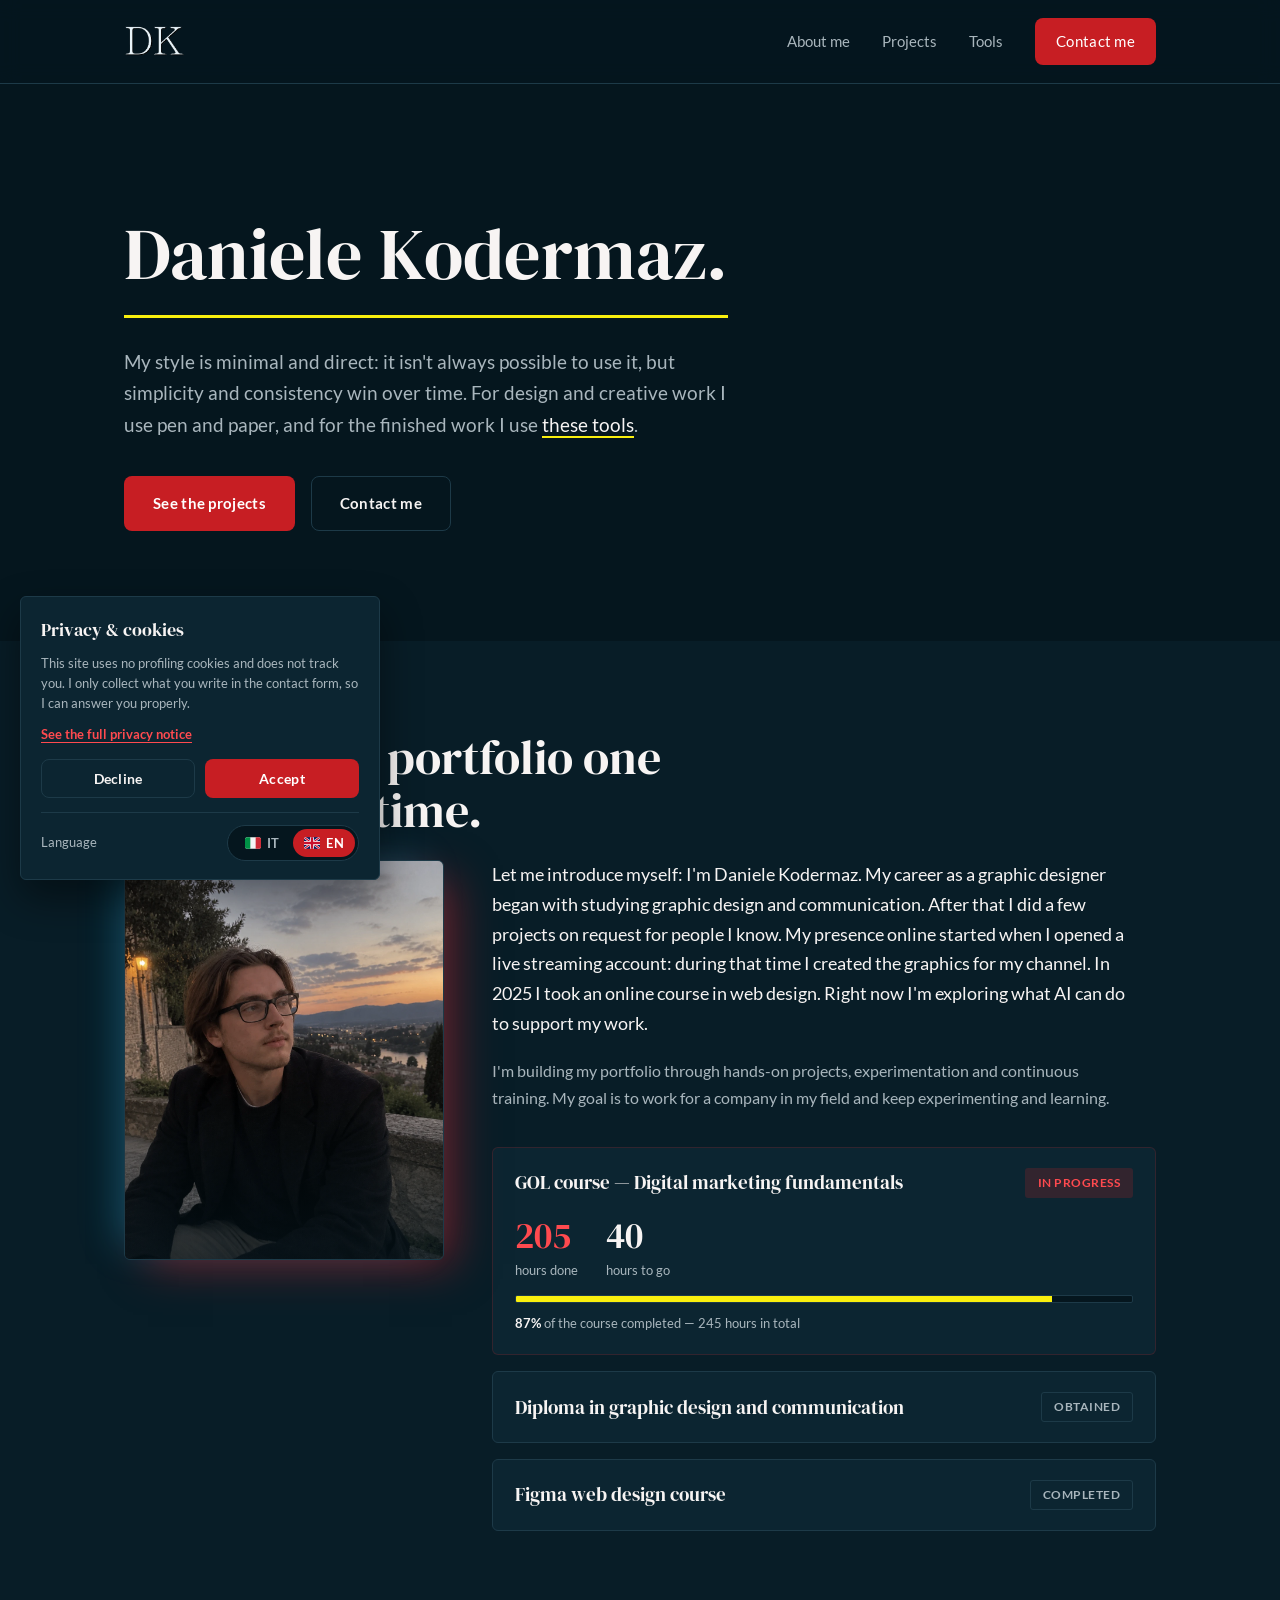
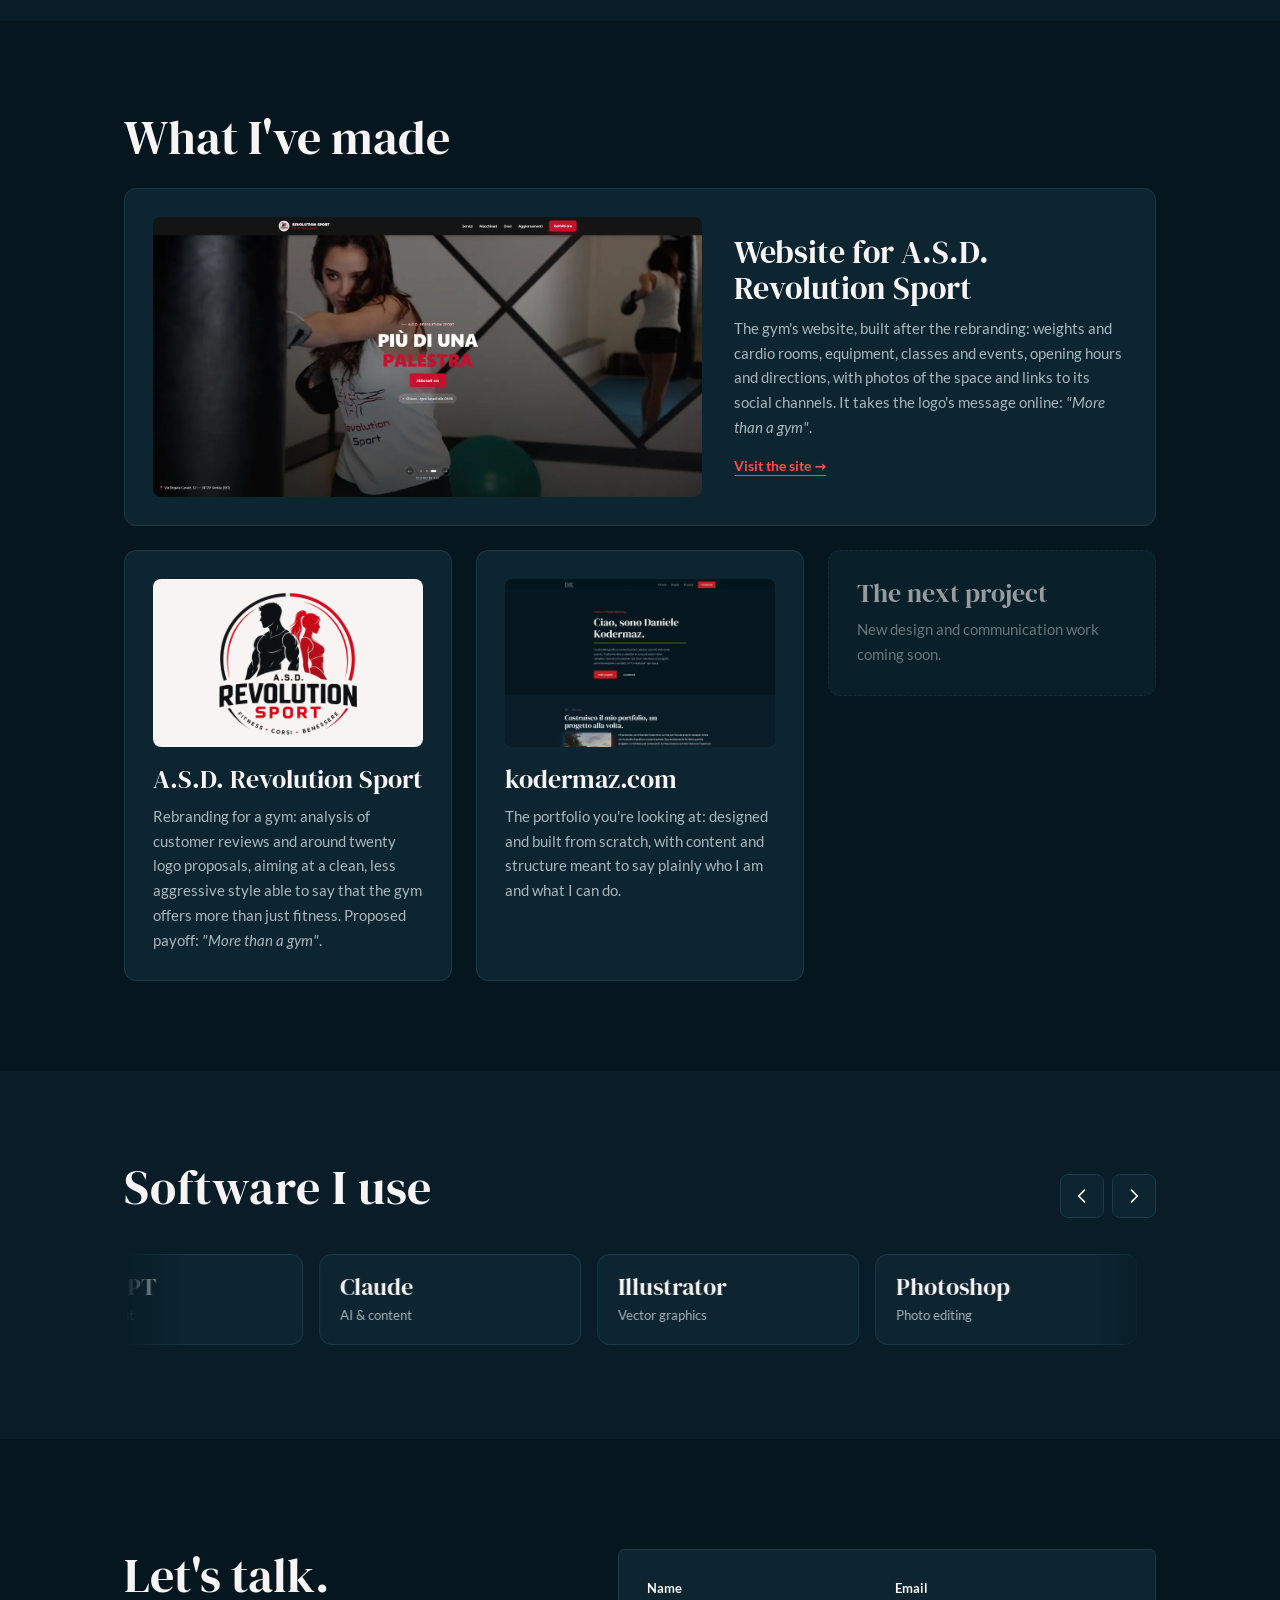
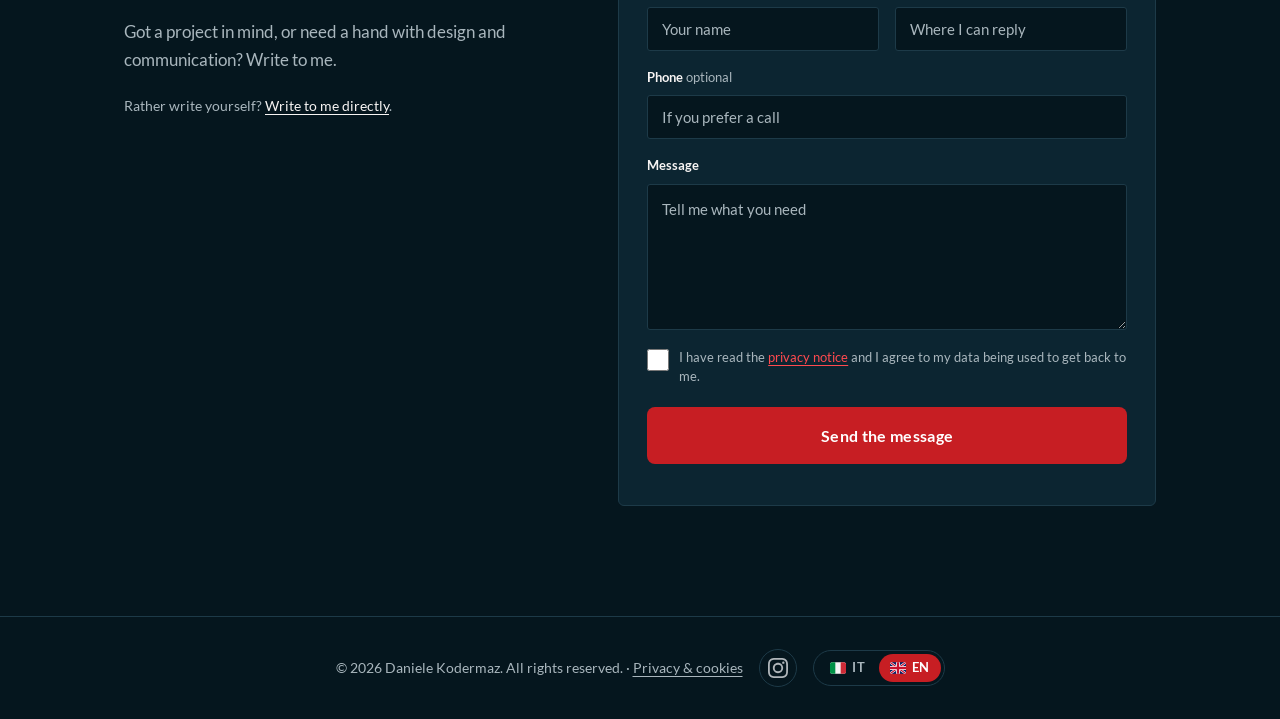
<file: index.html>
<!DOCTYPE html>
<html lang="it">
<head>
<meta charset="UTF-8">
<meta name="viewport" content="width=device-width, initial-scale=1.0">
<title>Daniele Kodermaz — Grafica &amp; Digital Marketing</title>
<!-- La descrizione e' la riga che Google mostra sotto il titolo. Vale la pena
     che contenga le parole che la gente cerca davvero: "grafico Gorizia",
     "web designer Friuli", non solo il nome. -->
<meta name="description" content="Daniele Kodermaz, grafico e web designer a Gorizia: logo, immagine coordinata e siti web su misura in Friuli-Venezia Giulia.">
<meta name="author" content="Daniele Kodermaz">
<meta name="robots" content="index, follow, max-image-preview:large">
<!-- L'indirizzo "ufficiale" della home: Google lo usa anche se qualcuno
     arriva da kodermaz.com senza www o da /index.html -->
<link rel="canonical" href="https://www.kodermaz.com/">
<meta name="theme-color" content="#05161e">

<!-- Anteprima quando il link viene condiviso (WhatsApp, LinkedIn, ecc.) -->
<!-- og:url e og:image devono essere indirizzi completi (https://...). -->
<meta property="og:type" content="website">
<meta property="og:url" content="https://www.kodermaz.com/">
<meta property="og:title" content="Daniele Kodermaz — Grafica &amp; Digital Marketing">
<meta property="og:description" content="Daniele Kodermaz, grafico e web designer a Gorizia: logo, immagine coordinata e siti web su misura in Friuli-Venezia Giulia.">
<meta property="og:image" content="https://www.kodermaz.com/img/daniele.webp">
<meta property="og:image:width" content="1087">
<meta property="og:image:height" content="1447">
<meta property="og:image:alt" content="Ritratto di Daniele Kodermaz">
<meta property="og:locale" content="it_IT">
<meta name="twitter:card" content="summary">
<meta name="twitter:title" content="Daniele Kodermaz — Grafica &amp; Digital Marketing">
<meta name="twitter:description" content="Daniele Kodermaz, grafico e web designer a Gorizia: logo, immagine coordinata e siti web su misura in Friuli-Venezia Giulia.">
<meta name="twitter:image" content="https://www.kodermaz.com/img/daniele.webp">

<!-- Icona del sito: quella della linguetta del browser e quella che Google mostra
     accanto al link nei risultati di ricerca. Google la vuole quadrata e con il
     lato multiplo di 48 px: per questo e' 192x192. favicon.ico sta nella radice
     perche' molti programmi la cercano solo li', senza leggere queste righe. -->
<link rel="icon" href="favicon.ico" sizes="48x48">
<link rel="icon" href="img/favicon.png" type="image/png" sizes="192x192">
<link rel="apple-touch-icon" href="img/apple-touch-icon.png">
<!-- I caratteri stanno nella cartella fonts/: nessuna richiesta a Google, il
     sito ha lo stesso aspetto per tutti. I due file piu' usati partono subito. -->
<link rel="preload" as="font" type="font/woff2" href="fonts/dm-serif-display-latin-400-normal.woff2" crossorigin>
<link rel="preload" as="font" type="font/woff2" href="fonts/lato-latin-400-normal.woff2" crossorigin>
<!-- VERSIONE CSS: quando cambi un file .css, cambia il numero dopo ?v= (es. la data)
     in tutte e tre le pagine. Cosi' i browser scaricano subito il file nuovo
     invece di tenere quello vecchio in memoria. -->
<link rel="stylesheet" href="css/caratteri-moodboard.css?v=20261114t">
<link rel="stylesheet" href="css/style.css?v=20261114t">
<!-- Font, colori e hero della mood board (Figma, lavoro-CFF): si legge dopo style.css -->
<link rel="stylesheet" href="css/moodboard.css?v=20261114t">
<!-- DATI STRUTTURATI: dicono a Google chi sei e come si chiama il sito, in un
     formato che legge al volo. Non si vedono in pagina. Se cambi citta', email o
     profili social, cambiali anche qui. Spiegazione: seo/dati-strutturati.md -->
<script type="application/ld+json">
{
  "@context": "https://schema.org",
  "@graph": [
    {
      "@type": "WebSite",
      "@id": "https://www.kodermaz.com/#sito",
      "url": "https://www.kodermaz.com/",
      "name": "Daniele Kodermaz",
      "inLanguage": "it-IT",
      "publisher": {
        "@id": "https://www.kodermaz.com/#daniele"
      }
    },
    {
      "@type": "Person",
      "@id": "https://www.kodermaz.com/#daniele",
      "name": "Daniele Kodermaz",
      "url": "https://www.kodermaz.com/",
      "image": "https://www.kodermaz.com/img/daniele.webp",
      "jobTitle": "Grafico e web designer",
      "email": "mailto:kodermazdaniele@gmail.com",
      "address": {
        "@type": "PostalAddress",
        "addressLocality": "Gorizia",
        "addressRegion": "Friuli-Venezia Giulia",
        "addressCountry": "IT"
      },
      "sameAs": [
        "https://www.instagram.com/ilkoddy"
      ],
      "knowsAbout": [
        "Grafica",
        "Immagine coordinata",
        "Rebranding",
        "Web design",
        "Digital marketing"
      ],
      "knowsLanguage": [
        "it",
        "en"
      ]
    }
  ]
}
</script>
</head>
<body>

<a href="#hero" class="skip-link">Vai al contenuto</a>

<header class="site-header">
  <div class="container header-inner">
    <a href="#hero" class="logo"><img src="img/logo-dk.png" alt="Daniele Kodermaz" width="395" height="194"></a>

    <button class="nav-toggle" id="navToggle" aria-expanded="false" aria-controls="mainNav" aria-label="Apri il menu">
      <span></span><span></span><span></span>
    </button>

    <nav class="nav" id="mainNav" aria-label="Navigazione principale">
      <a href="#chi-sono">Chi sono</a>
      <a href="#progetti">Progetti</a>
      <a href="#strumenti">Strumenti</a>
      <a href="#contatti" class="btn btn-small nav-cta">Contattami</a>
    </nav>
  </div>
</header>

<main>

  <!-- HERO: modifica qui titolo e frase di apertura -->
  <section id="hero" class="hero">
    <div class="container hero-inner">
      <h1>Daniele Kodermaz.</h1>
      <p class="hero-text">Il mio stile è minimal e diretto: non è sempre possibile utilizzarlo, ma la semplicità e la coerenza vincono nel tempo. Per progettazione e creatività uso carta e penna, per il lavoro completo uso <a href="#strumenti">questi strumenti</a>.</p>
      <div class="hero-actions">
        <a href="#progetti" class="btn btn-primary">Vedi i progetti</a>
        <a href="#contatti" class="btn btn-outline">Contattami</a>
      </div>
    </div>
  </section>

  <!-- CHI SONO: modifica qui la tua bio -->
  <section id="chi-sono" class="about">
    <div class="container">
      <h2 class="reveal">Costruisco il mio portfolio un progetto alla volta.</h2>

      <div class="about-layout">

        <!-- FOTO: per cambiarla sostituisci il file img/daniele.webp.
             Se il file manca, la colonna sparisce da sola e il testo occupa tutto. -->
        <figure class="about-photo reveal">
          <img src="img/daniele.webp" alt="Ritratto di Daniele Kodermaz" width="1087" height="1447" loading="lazy" decoding="async">
        </figure>

        <div class="about-copy">
          <p class="about-text about-text-lead reveal">
            Mi presento, sono Daniele Kodermaz. La mia carriera da graphic designer inizia con lo studio
            di grafica e comunicazione. Successivamente ho fatto qualche progetto su richiesta per
            conoscenti. La mia presenza sul web inizia con l'apertura di un account per fare live
            streaming: durante quel periodo ho creato grafiche per il mio canale. Nel 2025 ho
            partecipato a un corso online per la progettazione di siti web. Attualmente sto
            sperimentando il mondo relativo all'IA per facilitare il mio lavoro.
          </p>
          <p class="about-text reveal">
            Sto costruendo il mio portfolio attraverso progetti pratici, sperimentazione e formazione
            continua. Il mio obiettivo è lavorare in un'azienda nel mio ambito di interesse e
            continuare a sperimentare e imparare.
          </p>

          <!-- FORMAZIONE: le ore del corso GOL arrivano dal calendario, tramite
               js/corso-gol.js. I valori qui sotto sono solo la riserva se quel file manca. -->
          <ul class="edu-list">

            <li class="edu-card edu-card-wip reveal" data-ore-fatte="0" data-ore-totali="245">
              <div class="edu-head">
                <h3>Corso GOL — Tecniche base di digital marketing</h3>
                <span class="edu-badge edu-badge-wip">In corso</span>
              </div>

              <div class="edu-count">
                <span class="edu-metric">
                  <strong class="edu-done">0</strong>
                  <span>ore fatte</span>
                </span>
                <span class="edu-metric edu-metric-left">
                  <strong class="edu-left">245</strong>
                  <span>ore che mancano</span>
                </span>
              </div>

              <div class="edu-bar" role="progressbar" aria-valuemin="0" aria-valuemax="245" aria-valuenow="0" aria-label="Ore completate del corso GOL">
                <span class="edu-bar-fill"></span>
              </div>
              <p class="edu-note"><span class="edu-percent">0%</span><span class="edu-note-testo"> del percorso completato — 245 ore in tutto</span></p>
            </li>

            <li class="edu-card reveal">
              <div class="edu-head">
                <h3>Diploma in grafica e comunicazione</h3>
                <span class="edu-badge">Conseguito</span>
              </div>
            </li>

            <li class="edu-card reveal">
              <div class="edu-head">
                <h3>Corso Figma web design</h3>
                <span class="edu-badge">Completato</span>
              </div>
            </li>

          </ul>
        </div>
      </div>
    </div>
  </section>

  <!-- PROGETTI: aggiungi qui nuovi progetti copiando un .project-card -->
  <section id="progetti" class="projects">
    <div class="container">
      <h2 class="reveal">Cosa ho realizzato</h2>
      <div class="projects-grid">

        <!-- CARD IN EVIDENZA: occupa tutta la riga, immagine a sinistra e testo a destra -->
        <article class="project-card project-card-featured reveal">
          <div class="project-img">
            <img src="img/revolution-sito.webp" alt="Home del sito di A.S.D. Revolution Sport" width="1440" height="733" loading="lazy" decoding="async">
          </div>
          <div class="project-body">
          <h3>Sito web per A.S.D. Revolution Sport</h3>
          <p>Il sito della palestra, nato dopo il rebranding: sala pesi e cardio, macchinari,
          corsi ed eventi, orari e indicazioni per arrivare, con le foto degli spazi e i
          collegamenti ai social. Porta online lo stesso messaggio del logo:
          <em>"Più di una palestra"</em>.</p>

          <!-- Il sito è online su GitHub Pages: si apre in una scheda nuova, così
               chi lo guarda non perde il portfolio. Se cambi indirizzo, cambia qui. -->
          <a class="project-link" href="https://daniele-arch1.github.io/assd-revolution-0/"
             target="_blank" rel="noopener noreferrer">Visita il sito &rarr;</a>
          </div>
        </article>

        <article class="project-card reveal">
          <div class="project-img project-img-logo">
            <img src="img/revolution-logo.webp" alt="Logo di A.S.D. Revolution Sport" width="800" height="800" loading="lazy" decoding="async">
          </div>
          <h3>A.S.D. Revolution Sport</h3>
          <p>Rebranding di una palestra: analisi delle recensioni dei clienti e sviluppo di circa
          venti proposte di logo, con l'obiettivo di uno stile pulito e meno aggressivo capace di
          comunicare che la palestra offre più del semplice fitness. Payoff proposto:
          <em>"Più di una palestra"</em>.</p>
        </article>

        <article class="project-card reveal">
          <div class="project-img">
            <img src="img/kodermaz-sito.webp" alt="Home di kodermaz.com" width="1440" height="733" loading="lazy" decoding="async">
          </div>
          <h3>kodermaz.com</h3>
          <p>Il portfolio che stai guardando: progettato e costruito da zero, contenuti e struttura
          pensati per comunicare in modo diretto chi sono e cosa so fare.</p>
        </article>


        <article class="project-card project-card-placeholder reveal">
          <h3>Il prossimo progetto</h3>
          <p>Nuovi lavori di grafica e comunicazione in arrivo a breve.</p>
        </article>

      </div>
    </div>
  </section>

  <!-- STRUMENTI: aggiungi/rimuovi voci copiando un .tool-card -->
  <section id="strumenti" class="tools">
    <div class="container">
      <div class="tools-head">
        <h2 class="reveal tools-title">Programmi che utilizzo</h2>
        <!-- Freccette: spostano la fila di una card; la gestione sta in js/script.js -->
        <div class="tools-arrows reveal">
          <button type="button" class="tools-arrow" data-direzione="-1" aria-label="Scorri indietro">
            <svg viewBox="0 0 24 24" width="20" height="20" aria-hidden="true"><path d="M15 5l-7 7 7 7" fill="none" stroke="currentColor" stroke-width="2" stroke-linecap="round" stroke-linejoin="round"/></svg>
          </button>
          <button type="button" class="tools-arrow" data-direzione="1" aria-label="Scorri avanti">
            <svg viewBox="0 0 24 24" width="20" height="20" aria-hidden="true"><path d="M9 5l7 7-7 7" fill="none" stroke="currentColor" stroke-width="2" stroke-linecap="round" stroke-linejoin="round"/></svg>
          </button>
        </div>
      </div>
      <div class="tools-marquee reveal">
      <ul class="tools-grid tools-track">
        <li class="tool-card">
          <span class="tool-body">
            <span class="tool-name">ChatGPT</span>
            <span class="tool-role">AI &amp; contenuti</span>
          </span>
        </li>
        <li class="tool-card">
          <span class="tool-body">
            <span class="tool-name">Claude</span>
            <span class="tool-role">AI &amp; contenuti</span>
          </span>
        </li>
        <li class="tool-card">
          <span class="tool-body">
            <span class="tool-name">Illustrator</span>
            <span class="tool-role">Grafica vettoriale</span>
          </span>
        </li>
        <li class="tool-card">
          <span class="tool-body">
            <span class="tool-name">Photoshop</span>
            <span class="tool-role">Fotoritocco</span>
          </span>
        </li>
        <li class="tool-card">
          <span class="tool-body">
            <span class="tool-name">Premiere</span>
            <span class="tool-role">Montaggio video</span>
          </span>
        </li>
        <li class="tool-card">
          <span class="tool-body">
            <span class="tool-name">Figma</span>
            <span class="tool-role">UI &amp; web design</span>
          </span>
        </li>
        <li class="tool-card">
          <span class="tool-body">
            <span class="tool-name">Canva</span>
            <span class="tool-role">Contenuti social</span>
          </span>
        </li>
      </ul>
      </div>
    </div>
  </section>

  <!-- CONTATTI: modifica qui email e link social -->
  <section id="contatti" class="contact">
    <div class="container contact-inner">
      <h2 class="reveal">Parliamone.</h2>
      <p class="contact-text reveal">Hai un progetto in mente o cerchi una mano con grafica e comunicazione? Scrivimi.</p>

      <div class="contact-box reveal">

        <!-- MODULO: i messaggi passano da Formspree e arrivano nella casella email.
             action e method restano scritti nell'HTML: se il JavaScript è spento,
             il modulo funziona lo stesso con l'invio classico del browser. -->
        <form class="modulo" id="modulo" action="https://formspree.io/f/xgaepkro" method="POST">

          <div class="campo">
            <label for="campoNome">Nome</label>
            <input id="campoNome" name="nome" type="text" required autocomplete="name"
                   placeholder="Come ti chiami">
          </div>

          <div class="campo">
            <label for="campoEmail">Email</label>
            <input id="campoEmail" name="email" type="email" required autocomplete="email"
                   placeholder="Dove ti rispondo">
          </div>

          <div class="campo campo-largo">
            <label for="campoTelefono">Telefono <span class="campo-extra">facoltativo</span></label>
            <input id="campoTelefono" name="telefono" type="tel" autocomplete="tel"
                   placeholder="Se preferisci una chiamata">
          </div>

          <div class="campo campo-largo">
            <label for="campoMessaggio">Messaggio</label>
            <textarea id="campoMessaggio" name="messaggio" rows="5" required
                      placeholder="Raccontami cosa ti serve"></textarea>
          </div>

          <!-- Trappola per i robot: una persona non la vede e non la compila -->
          <input type="text" name="_gotcha" class="sr-only" tabindex="-1" autocomplete="off" aria-hidden="true">

          <div class="campo-largo campo-privacy">
            <input type="checkbox" id="campoPrivacy" name="privacy" required value="accettata">
            <label for="campoPrivacy">
              Ho letto l'<a href="privacy.html" target="_blank" rel="noopener">informativa privacy</a>
              e acconsento all'uso dei miei dati per essere ricontattato.
            </label>
          </div>

          <div class="modulo-piede campo-largo">
            <button type="submit" class="btn btn-primary btn-large" id="moduloInvia">
              Invia il messaggio
            </button>
            <p class="modulo-stato" id="moduloStato" role="status" aria-live="polite"></p>
          </div>

          <p class="modulo-nota campo-largo" id="moduloNota" hidden>
            Protetto da reCAPTCHA: valgono la
            <a href="https://policies.google.com/privacy" target="_blank" rel="noopener noreferrer">Privacy</a>
            e i <a href="https://policies.google.com/terms" target="_blank" rel="noopener noreferrer">Termini</a>
            di Google.
          </p>
        </form>

      </div>

      <!-- Apre Gmail in una scheda nuova, con il destinatario già compilato:
           chi clicca resta comunque sul sito. -->
      <p class="contact-alt reveal">Preferisci scrivere tu?
        <a href="https://mail.google.com/mail/?view=cm&amp;fs=1&amp;to=kodermazdaniele%40gmail.com&amp;su=Contatto%20dal%20sito"
           target="_blank" rel="noopener noreferrer">Scrivimi direttamente</a>.</p>
    </div>
  </section>

</main>

<footer class="site-footer">
  <div class="container footer-inner">
    <p>&copy; <span id="year"></span> Daniele Kodermaz. Tutti i diritti riservati.
      &middot; <a href="privacy.html">Privacy e cookie</a></p>

    <!-- Solo il logo: il nome del profilo sta nell'aria-label, per chi non vede l'icona -->
    <a class="social" href="https://www.instagram.com/ilkoddy" target="_blank"
       rel="me noopener noreferrer" aria-label="Instagram, @ilkoddy" title="@ilkoddy">
      <img src="img/loghi/instagram.svg" alt="" width="20" height="20">
    </a>

    <!-- Bandiera e sigla della lingua attiva: si clicca e si apre la tendina -->
    <div data-selettore-lingua></div>
  </div>
</footer>

<!-- BARRA PRIVACY: compare in basso a sinistra finché non si sceglie. -->
<div class="consenso" id="consenso" role="dialog" aria-modal="false"
     aria-labelledby="consensoTitolo" hidden>
  <p class="consenso-titolo" id="consensoTitolo">Privacy e cookie</p>
  <p class="consenso-testo">
    Questo sito non usa cookie di profilazione e non ti traccia. Raccolgo solo quello che
    scrivi nel modulo di contatto per poterti rispondere al meglio.
  </p>
  <p class="consenso-link"><a href="privacy.html">Vedi tutti i dettagli della privacy</a></p>
  <div class="consenso-azioni">
    <button type="button" class="btn btn-small btn-outline" id="consensoRifiuta">Rifiuta</button>
    <button type="button" class="btn btn-small btn-primary" id="consensoAccetta">Accetta</button>
  </div>
  <!-- Scelta della lingua prima ancora di entrare nel sito -->
  <div class="consenso-lingua">
    <span>Lingua</span>
    <div data-selettore-lingua></div>
  </div>
</div>

<script src="js/lingua.js?v=20261114t"></script>
<script src="js/consenso.js"></script>
<script src="js/corso-gol.js"></script>
<script src="js/modulo.js"></script>
<script src="js/script.js?v=20261114t"></script>
</body>
</html>
</file>
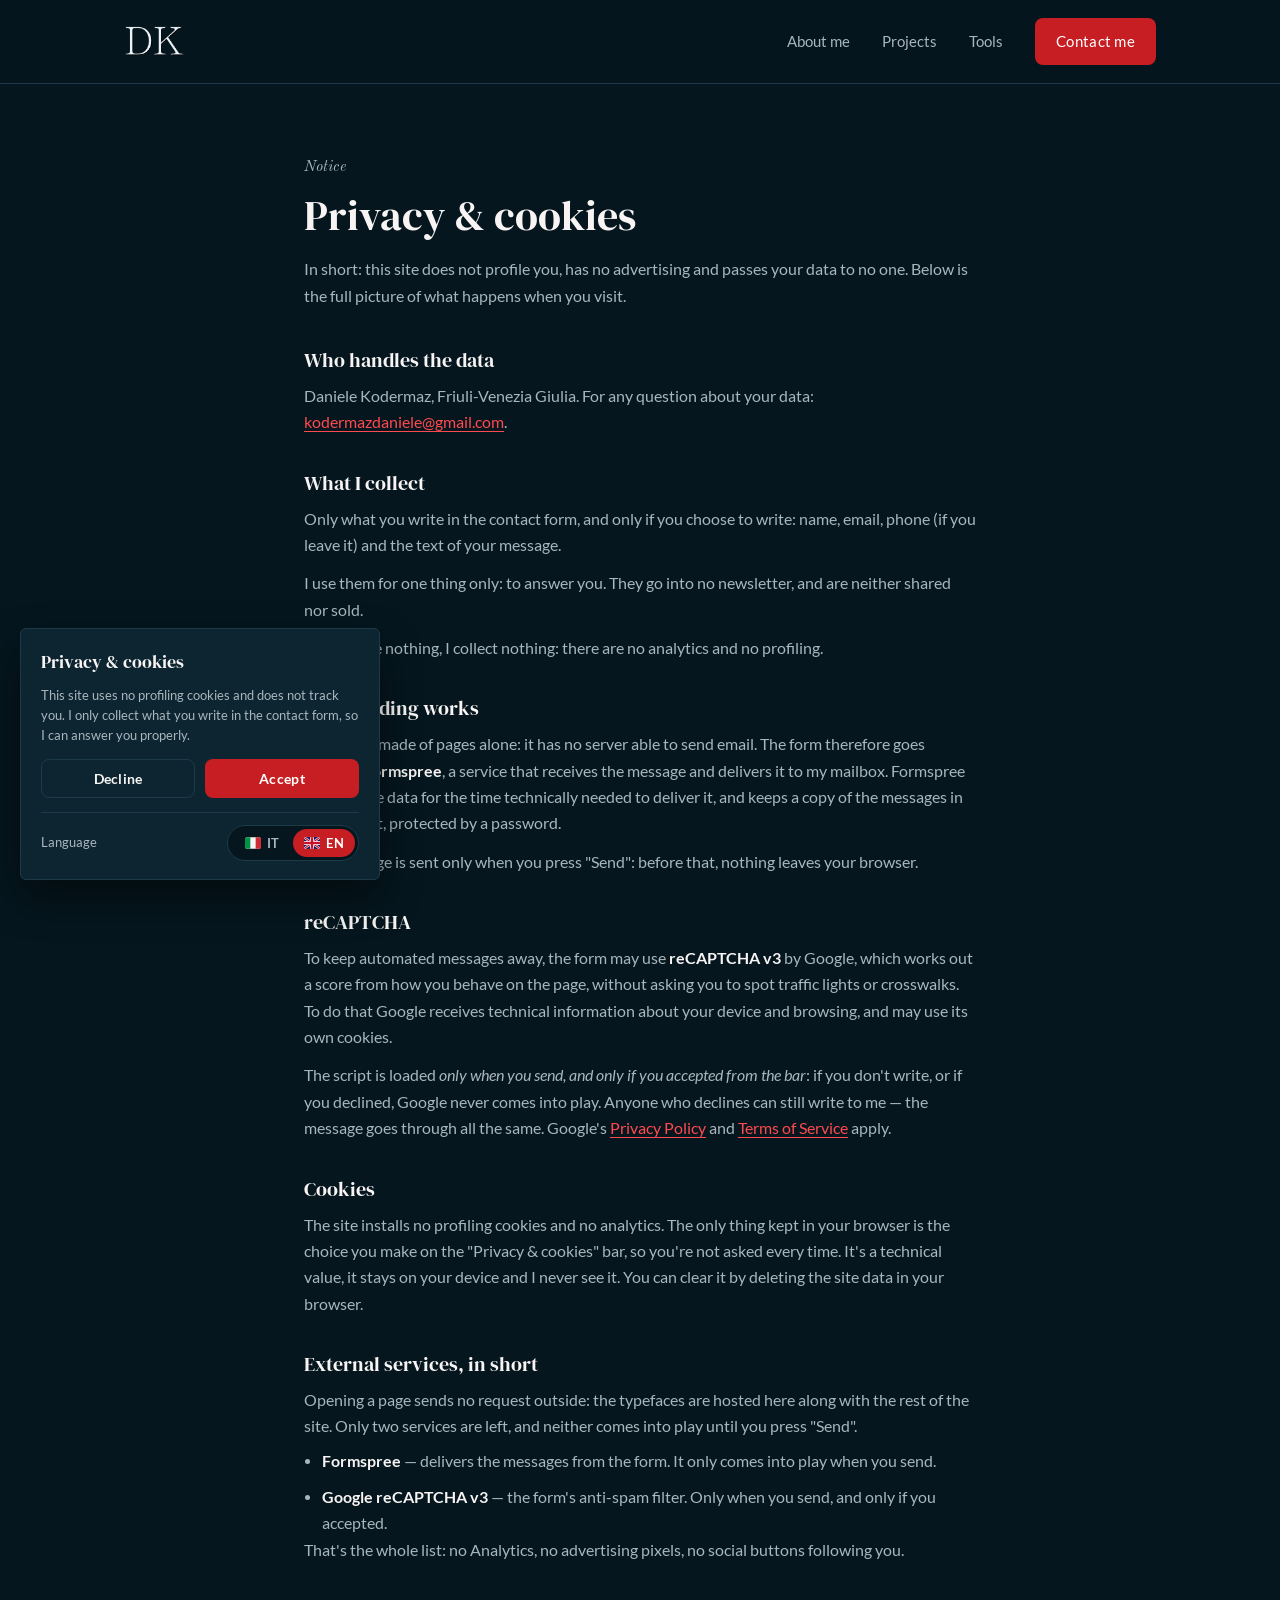
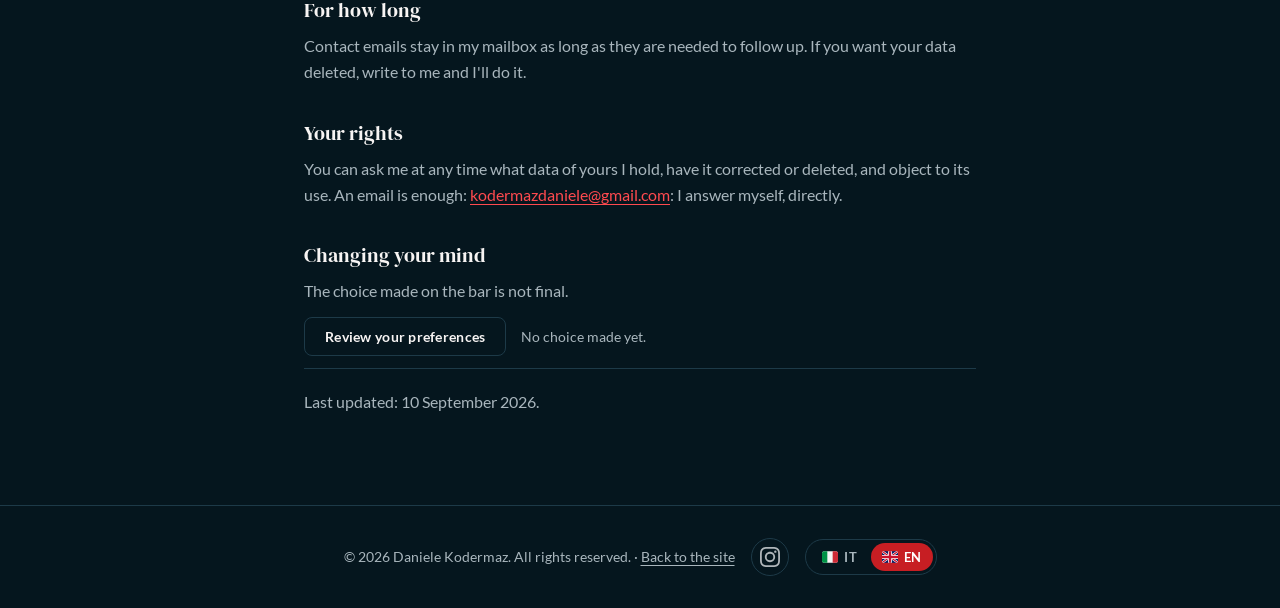
<file: privacy.html>
<!DOCTYPE html>
<html lang="it">
<head>
<meta charset="UTF-8">
<meta name="viewport" content="width=device-width, initial-scale=1.0">
<title>Privacy e cookie — Daniele Kodermaz</title>
<meta name="description" content="Come vengono trattati i dati di chi visita il sito di Daniele Kodermaz: cookie, servizi esterni e messaggi inviati dal modulo di contatto.">
<meta name="robots" content="noindex">
<meta name="theme-color" content="#05161e">
<link rel="icon" href="favicon.ico" sizes="48x48">
<link rel="icon" href="img/favicon.png" type="image/png" sizes="192x192">
<link rel="apple-touch-icon" href="img/apple-touch-icon.png">
<!-- VERSIONE CSS: quando cambi un file .css, cambia il numero dopo ?v= (es. la data)
     in tutte e tre le pagine. Cosi' i browser scaricano subito il file nuovo
     invece di tenere quello vecchio in memoria. -->
<link rel="stylesheet" href="css/caratteri-moodboard.css?v=20261114t">
<link rel="stylesheet" href="css/style.css?v=20261114t">
<!-- Font, colori e hero della mood board (Figma, lavoro-CFF): si legge dopo style.css -->
<link rel="stylesheet" href="css/moodboard.css?v=20261114t">
</head>
<body>

<a href="#contenuto" class="skip-link">Vai al contenuto</a>

<header class="site-header header-semplice">
  <div class="container header-inner">
    <a href="index.html" class="logo"><img src="img/logo-dk.png" alt="Daniele Kodermaz" width="395" height="194"></a>
    <nav class="nav" aria-label="Navigazione principale">
      <a href="index.html#chi-sono">Chi sono</a>
      <a href="index.html#progetti">Progetti</a>
      <a href="index.html#strumenti">Strumenti</a>
      <a href="index.html#contatti" class="btn btn-small nav-cta">Contattami</a>
    </nav>
  </div>
</header>

<main class="pagina" id="contenuto">
  <div class="container pagina-testo">

    <p class="section-label">Informativa</p>
    <h1>Privacy e cookie</h1>
    <p class="pagina-guida">In breve: questo sito non ti profila, non ha pubblicità e non
    passa i tuoi dati a nessuno. Qui sotto c'è per esteso cosa succede quando lo visiti.</p>

    <h2>Chi tratta i dati</h2>
    <p>Daniele Kodermaz, Friuli-Venezia Giulia. Per qualsiasi domanda sui tuoi dati:
    <a href="mailto:kodermazdaniele@gmail.com">kodermazdaniele@gmail.com</a>.</p>

    <h2>Cosa raccolgo</h2>
    <p>Solo quello che scrivi nel modulo di contatto, e solo se decidi di scrivermi: nome,
    email, telefono (se lo lasci) e il testo del messaggio.</p>
    <p>Li uso per una cosa sola: risponderti. Non finiscono in nessuna newsletter, non
    vengono ceduti né venduti a nessuno.</p>
    <p>Se non scrivi nulla, non raccolgo niente: non ci sono statistiche di navigazione né
    profilazione.</p>

    <h2>Come funziona l'invio</h2>
    <p>Questo sito è fatto di sole pagine: non ha un server che possa spedire email. Il modulo
    passa quindi da <strong>Formspree</strong>, un servizio che
    riceve il messaggio e me lo recapita nella casella. Formspree tratta i dati per il tempo
    tecnico necessario a consegnarli e conserva una copia dei messaggi nel mio account,
    protetto da password.</p>
    <p>Il messaggio parte solo quando premi "Invia": prima di quel momento nulla esce dal
    tuo browser.</p>

    <h2>reCAPTCHA</h2>
    <p>Per tenere lontani i messaggi automatici il modulo può usare
    <strong>reCAPTCHA v3</strong> di Google, che calcola un punteggio in base a come ti
    comporti sulla pagina, senza chiederti di riconoscere semafori o strisce pedonali. Per
    farlo Google riceve informazioni tecniche sul tuo dispositivo e sulla navigazione, e può
    usare i propri cookie.</p>
    <p>Lo script viene caricato <em>solo al momento dell'invio, e solo se hai accettato
    dalla barra</em>: se non scrivi, o se hai rifiutato, Google non entra mai in gioco.
    Chi rifiuta può scrivermi lo stesso, il messaggio parte comunque. Valgono la
    <a href="https://policies.google.com/privacy" target="_blank" rel="noopener noreferrer">Privacy Policy</a>
    e i <a href="https://policies.google.com/terms" target="_blank" rel="noopener noreferrer">Termini di servizio</a>
    di Google.</p>

    <h2>Cookie</h2>
    <p>Il sito non installa cookie di profilazione né strumenti di analisi. L'unica cosa che
    resta salvata nel tuo browser è la scelta che fai sulla barra "Privacy e cookie": serve
    a non richiedertela ogni volta. È un dato tecnico, resta sul tuo dispositivo e non lo
    vedo io. Puoi cancellarlo svuotando i dati del sito dal tuo browser.</p>

    <h2>Servizi esterni, in breve</h2>
    <p>Aprendo una pagina non parte nessuna richiesta verso l'esterno: i caratteri
    tipografici sono ospitati qui dentro insieme al resto del sito. Restano due soli
    servizi, e nessuno dei due entra in gioco finché non premi "Invia".</p>
    <ul>
      <li><strong>Formspree</strong> &mdash; recapita i messaggi del modulo. Entra in gioco solo
      all'invio.</li>
      <li><strong>Google reCAPTCHA v3</strong> &mdash; filtro anti-spam del modulo. Solo
      all'invio, e solo se hai accettato.</li>
    </ul>
    <p>Fine dell'elenco: non ci sono Analytics, pixel pubblicitari o pulsanti social che ti
    seguono.</p>

    <h2>Per quanto tempo</h2>
    <p>Le email dei contatti restano nella mia casella finché servono a seguire la
    richiesta. Se vuoi che cancelli i tuoi dati, scrivimi e lo faccio.</p>

    <h2>I tuoi diritti</h2>
    <p>Puoi chiedermi in qualsiasi momento quali dati tuoi ho, farli correggere o farli
    cancellare, e puoi opporti al loro uso. Basta una email a
    <a href="mailto:kodermazdaniele@gmail.com">kodermazdaniele@gmail.com</a>: rispondo io,
    direttamente.</p>

    <h2>Cambiare idea</h2>
    <p>La scelta fatta sulla barra non è definitiva.</p>
    <p>
      <button type="button" class="btn btn-small btn-outline" id="cambiaPreferenze">
        Rivedi le preferenze
      </button>
      <span class="pagina-stato" id="statoPreferenze"></span>
    </p>

    <p class="pagina-data">Ultimo aggiornamento: 10 settembre 2026.</p>

  </div>
</main>

<footer class="site-footer">
  <div class="container footer-inner">
    <p>&copy; <span id="year"></span> Daniele Kodermaz. Tutti i diritti riservati.
      &middot; <a href="index.html">Torna al sito</a></p>

    <a class="social" href="https://www.instagram.com/ilkoddy" target="_blank"
       rel="noopener noreferrer" aria-label="Instagram, @ilkoddy" title="@ilkoddy">
      <img src="img/loghi/instagram.svg" alt="" width="20" height="20">
    </a>

    <div data-selettore-lingua></div>
  </div>
</footer>

<div class="consenso" id="consenso" role="dialog" aria-modal="false"
     aria-labelledby="consensoTitolo" hidden>
  <p class="consenso-titolo" id="consensoTitolo">Privacy e cookie</p>
  <p class="consenso-testo">
    Questo sito non usa cookie di profilazione e non ti traccia. Raccolgo solo quello che
    scrivi nel modulo di contatto per poterti rispondere al meglio.
  </p>
  <div class="consenso-azioni">
    <button type="button" class="btn btn-small btn-outline" id="consensoRifiuta">Rifiuta</button>
    <button type="button" class="btn btn-small btn-primary" id="consensoAccetta">Accetta</button>
  </div>
  <div class="consenso-lingua">
    <span>Lingua</span>
    <div data-selettore-lingua></div>
  </div>
</div>

<script src="js/lingua.js?v=20261114t"></script>
<script src="js/consenso.js"></script>
<script>
  document.getElementById("year").textContent = new Date().getFullYear();

  const stato = document.getElementById("statoPreferenze");

  function mostraStato() {
    const scelta = CONSENSO.scelta();
    stato.textContent =
      scelta === "accettato"
        ? "Adesso: filtro anti-spam attivo, ma solo quando invii."
        : scelta === "rifiutato"
        ? "Adesso: nessun servizio di Google, nemmeno quando invii."
        : "Scelta non ancora fatta.";
  }

  document.getElementById("cambiaPreferenze").addEventListener("click", () => {
    CONSENSO.riapri();
    mostraStato();
  });

  ["consensoAccetta", "consensoRifiuta"].forEach((id) => {
    document.getElementById(id).addEventListener("click", () => setTimeout(mostraStato, 0));
  });

  mostraStato();
</script>
</body>
</html>
</file>
<file: css/caratteri-moodboard.css>
/* ============ CARATTERI DELLA MOOD BOARD ============
   I tre caratteri scelti nella mood board (Figma, lavoro-CFF / moodboard 1):
   - DM Serif Display  -> titoli
   - Old Standard TT   -> sottotitoli, etichette, dettagli
   - Lato              -> testi
   Stanno nella cartella fonts/ come Sora e Inter: nessuna richiesta esterna.
   Licenza SIL Open Font License (fonts/OFL-moodboard.txt). */

@font-face{
  font-family: 'DM Serif Display';
  font-style: normal;
  font-weight: 400;
  font-display: swap;
  src: url('../fonts/dm-serif-display-latin-400-normal.woff2') format('woff2');
  unicode-range: U+0000-00FF, U+0131, U+0152-0153, U+02BB-02BC, U+02C6, U+02DA,
    U+02DC, U+0304, U+0308, U+0329, U+2000-206F, U+20AC, U+2122, U+2191, U+2193,
    U+2212, U+2215, U+FEFF, U+FFFD;
}
@font-face{
  font-family: 'DM Serif Display';
  font-style: normal;
  font-weight: 400;
  font-display: swap;
  src: url('../fonts/dm-serif-display-latin-ext-400-normal.woff2') format('woff2');
  unicode-range: U+0100-02BA, U+02BD-02C5, U+02C7-02CC, U+02CE-02D7, U+02DD-02FF,
    U+1E00-1E9F, U+1EF2-1EFF, U+2020, U+20A0-20AB, U+20AD-20C0, U+2113, U+2C60-2C7F, U+A720-A7FF;
}
@font-face{
  font-family: 'DM Serif Display';
  font-style: italic;
  font-weight: 400;
  font-display: swap;
  src: url('../fonts/dm-serif-display-latin-400-italic.woff2') format('woff2');
}

@font-face{
  font-family: 'Old Standard TT';
  font-style: normal;
  font-weight: 400;
  font-display: swap;
  src: url('../fonts/old-standard-tt-latin-400-normal.woff2') format('woff2');
  unicode-range: U+0000-00FF, U+0131, U+0152-0153, U+02BB-02BC, U+02C6, U+02DA,
    U+02DC, U+0304, U+0308, U+0329, U+2000-206F, U+20AC, U+2122, U+2191, U+2193,
    U+2212, U+2215, U+FEFF, U+FFFD;
}
@font-face{
  font-family: 'Old Standard TT';
  font-style: normal;
  font-weight: 400;
  font-display: swap;
  src: url('../fonts/old-standard-tt-latin-ext-400-normal.woff2') format('woff2');
  unicode-range: U+0100-02BA, U+02BD-02C5, U+02C7-02CC, U+02CE-02D7, U+02DD-02FF,
    U+1E00-1E9F, U+1EF2-1EFF, U+2020, U+20A0-20AB, U+20AD-20C0, U+2113, U+2C60-2C7F, U+A720-A7FF;
}
@font-face{
  font-family: 'Old Standard TT';
  font-style: italic;
  font-weight: 400;
  font-display: swap;
  src: url('../fonts/old-standard-tt-latin-400-italic.woff2') format('woff2');
}
@font-face{
  font-family: 'Old Standard TT';
  font-style: normal;
  font-weight: 700;
  font-display: swap;
  src: url('../fonts/old-standard-tt-latin-700-normal.woff2') format('woff2');
}

@font-face{
  font-family: 'Lato';
  font-style: normal;
  font-weight: 400;
  font-display: swap;
  src: url('../fonts/lato-latin-400-normal.woff2') format('woff2');
  unicode-range: U+0000-00FF, U+0131, U+0152-0153, U+02BB-02BC, U+02C6, U+02DA,
    U+02DC, U+0304, U+0308, U+0329, U+2000-206F, U+20AC, U+2122, U+2191, U+2193,
    U+2212, U+2215, U+FEFF, U+FFFD;
}
@font-face{
  font-family: 'Lato';
  font-style: normal;
  font-weight: 400;
  font-display: swap;
  src: url('../fonts/lato-latin-ext-400-normal.woff2') format('woff2');
  unicode-range: U+0100-02BA, U+02BD-02C5, U+02C7-02CC, U+02CE-02D7, U+02DD-02FF,
    U+1E00-1E9F, U+1EF2-1EFF, U+2020, U+20A0-20AB, U+20AD-20C0, U+2113, U+2C60-2C7F, U+A720-A7FF;
}
@font-face{
  font-family: 'Lato';
  font-style: italic;
  font-weight: 400;
  font-display: swap;
  src: url('../fonts/lato-latin-400-italic.woff2') format('woff2');
}
@font-face{
  font-family: 'Lato';
  font-style: normal;
  font-weight: 700;
  font-display: swap;
  src: url('../fonts/lato-latin-700-normal.woff2') format('woff2');
  unicode-range: U+0000-00FF, U+0131, U+0152-0153, U+02BB-02BC, U+02C6, U+02DA,
    U+02DC, U+0304, U+0308, U+0329, U+2000-206F, U+20AC, U+2122, U+2191, U+2193,
    U+2212, U+2215, U+FEFF, U+FFFD;
}
@font-face{
  font-family: 'Lato';
  font-style: normal;
  font-weight: 700;
  font-display: swap;
  src: url('../fonts/lato-latin-ext-700-normal.woff2') format('woff2');
  unicode-range: U+0100-02BA, U+02BD-02C5, U+02C7-02CC, U+02CE-02D7, U+02DD-02FF,
    U+1E00-1E9F, U+1EF2-1EFF, U+2020, U+20A0-20AB, U+20AD-20C0, U+2113, U+2C60-2C7F, U+A720-A7FF;
}
@font-face{
  font-family: 'Lato';
  font-style: normal;
  font-weight: 900;
  font-display: swap;
  src: url('../fonts/lato-latin-900-normal.woff2') format('woff2');
}
</file>
<file: css/style.css>
/* ============ TOKEN DI BASE ============ */
:root{
  --bg: #0f1115;
  --bg-alt: #15181f;
  --card: #1a1e27;
  --border: #262b36;
  --text: #eaecef;
  --text-dim: #9aa1ad;
  /* Rosso Ferrari: cambia queste righe e cambia l'accento di tutto il sito.
     --accent e' il rosso acceso, per testi e bordi sul fondo scuro.
     --accent-pieno e' un rosso piu' profondo, usato solo dove il rosso fa da
     sfondo: con il testo bianco sopra si legge molto meglio (6,3:1 invece di 3,8:1). */
  --accent: #ff2800;
  --accent-dim: #ff280033;
  --accent-pieno: #c40000;
  --su-accento: #ffffff;
  --radius: 14px;
  --max-width: 1080px;
  /* I caratteri di Google arrivano solo con il consenso: dietro ci sono quelli
     di sistema, cosi' il sito resta leggibile anche se il visitatore rifiuta. */
  --font-heading: 'Sora', 'Trebuchet MS', 'Segoe UI', system-ui, sans-serif;
  --font-body: 'Inter', 'Segoe UI', system-ui, -apple-system, sans-serif;
}

*{ box-sizing: border-box; margin:0; padding:0; }

ul{ list-style: none; }

html{ scroll-behavior: smooth; }

body{
  background: var(--bg);
  color: var(--text);
  font-family: var(--font-body);
  line-height: 1.6;
  -webkit-font-smoothing: antialiased;
}

img{ max-width:100%; display:block; }

.container{
  max-width: var(--max-width);
  margin: 0 auto;
  padding: 0 24px;
}

h1, h2, h3{
  font-family: var(--font-heading);
  font-weight: 700;
  line-height: 1.15;
  letter-spacing: -0.02em;
}

a{ color: inherit; text-decoration: none; }

:focus-visible{
  outline: 2px solid var(--accent);
  outline-offset: 3px;
  border-radius: 4px;
}

/* Link di salto: compare solo navigando con la tastiera */
.skip-link{
  position: absolute;
  left: 24px;
  top: -60px;
  z-index: 100;
  background: var(--accent-pieno);
  color: var(--su-accento);
  font-weight: 600;
  padding: 10px 18px;
  border-radius: 999px;
  transition: top .15s ease;
}
.skip-link:focus{ top: 12px; }

.section-label{
  font-size: 13px;
  font-weight: 600;
  letter-spacing: 0.08em;
  text-transform: uppercase;
  color: var(--accent);
  margin-bottom: 12px;
}

section h2{
  font-size: clamp(28px, 4vw, 40px);
  margin-bottom: 24px;
  max-width: 640px;
}

/* ============ BOTTONI ============ */
.btn{
  display: inline-flex;
  align-items: center;
  justify-content: center;
  padding: 14px 28px;
  border-radius: 999px;
  /* font e sfondo espliciti: su <button> il browser ne mette di suoi */
  font-family: var(--font-body);
  font-weight: 600;
  font-size: 15px;
  color: var(--text);
  background: transparent;
  transition: transform .15s ease, opacity .15s ease;
  border: 1px solid transparent;
  cursor: pointer;
}
.btn:hover{ transform: translateY(-2px); }

.btn-primary{
  background: var(--accent-pieno);
  color: var(--su-accento);
}
.btn-outline{
  border-color: var(--border);
  color: var(--text);
}
.btn-outline:hover{ border-color: var(--accent); }

.btn-small{ padding: 10px 20px; font-size: 14px; }
.btn-large{ padding: 18px 36px; font-size: 16px; }

/* ============ HEADER ============ */
.site-header{
  position: sticky;
  top: 0;
  z-index: 50;
  background: rgba(15,17,21,0.85);
  backdrop-filter: blur(10px);
  border-bottom: 1px solid var(--border);
}

.header-inner{
  position: relative;
  display: flex;
  align-items: center;
  justify-content: space-between;
  padding-top: 18px;
  padding-bottom: 18px;
}

/* Il marchio DK al posto del nome scritto */
.logo{
  display: inline-flex;
  align-items: center;
}
.logo img{
  width: auto;
  height: 30px;
  transition: opacity .15s ease;
}
.logo:hover img{ opacity: .8; }

.nav{
  display: flex;
  align-items: center;
  gap: 32px;
}

.nav a{
  font-size: 15px;
  font-weight: 500;
  color: var(--text-dim);
  transition: color .15s ease;
}
.nav a:hover{ color: var(--text); }
.nav a.is-active{ color: var(--text); }

/* Il "Contattami" e' l'ultima voce del menu: pulsante su desktop e su mobile */
.nav a.nav-cta{
  color: var(--su-accento);
  background: var(--accent-pieno);
}

/* Pulsante hamburger: compare solo su mobile */
.nav-toggle{
  display: none;
  flex-direction: column;
  justify-content: center;
  gap: 5px;
  width: 44px;
  height: 44px;
  padding: 0;
  background: none;
  border: 1px solid var(--border);
  border-radius: 10px;
  cursor: pointer;
}
.nav-toggle span{
  display: block;
  width: 20px;
  height: 2px;
  margin: 0 auto;
  background: var(--text);
  transition: transform .2s ease, opacity .2s ease;
}
.nav-toggle[aria-expanded="true"] span:nth-child(1){ transform: translateY(7px) rotate(45deg); }
.nav-toggle[aria-expanded="true"] span:nth-child(2){ opacity: 0; }
.nav-toggle[aria-expanded="true"] span:nth-child(3){ transform: translateY(-7px) rotate(-45deg); }

/* ============ HERO ============ */
.hero{
  padding: 120px 0 100px;
  background:
    radial-gradient(circle at 15% 20%, var(--accent-dim), transparent 45%),
    var(--bg);
}

.hero-inner{ max-width: 680px; }

.eyebrow{
  font-size: 14px;
  font-weight: 600;
  color: var(--accent);
  text-transform: uppercase;
  letter-spacing: 0.08em;
  margin-bottom: 16px;
}

.hero h1{
  font-size: clamp(36px, 6vw, 56px);
  margin-bottom: 20px;
}

.hero-text{
  font-size: 18px;
  color: var(--text-dim);
  margin-bottom: 36px;
  max-width: 540px;
}

.hero-actions{ display: flex; gap: 16px; flex-wrap: wrap; }

/* ============ CHI SONO ============ */
.about{ padding: 90px 0; background: var(--bg-alt); }

/* Foto a sinistra, testo e formazione a destra */
.about-layout{
  display: grid;
  grid-template-columns: minmax(240px, 320px) 1fr;
  gap: 48px;
  align-items: start;
  margin-top: 8px;
}
/* Se la foto manca, il testo si prende tutta la larghezza */
.about-layout.senza-foto{ grid-template-columns: 1fr; }

.about-photo{
  position: relative;
  border-radius: var(--radius);
  overflow: hidden;
  border: 1px solid var(--border);
  background: var(--card);
}
.about-photo img{
  width: 100%;
  height: 100%;
  aspect-ratio: 4 / 5;
  object-fit: cover;
}
/* Sfumatura calda in basso, per legare la foto al resto della pagina */
.about-photo::after{
  content: "";
  position: absolute;
  inset: auto 0 0 0;
  height: 45%;
  background: linear-gradient(to top, rgba(15,17,21,.65), transparent);
  pointer-events: none;
}

.about-text{
  font-size: 16px;
  color: var(--text-dim);
  max-width: 640px;
  margin-bottom: 20px;
}

/* Primo paragrafo: e' la presentazione, pesa un po' di piu' */
.about-text-lead{
  font-size: 18px;
  color: var(--text);
}

.about-copy .about-text:last-of-type{ margin-bottom: 36px; }

/* ============ FORMAZIONE ============ */
.edu-list{
  display: grid;
  gap: 16px;
}

.edu-card{
  padding: 20px 22px;
  border: 1px solid var(--border);
  border-radius: var(--radius);
  background: var(--card);
  transition: border-color .15s ease;
}
.edu-card:hover{ border-color: var(--accent); }

.edu-head{
  display: flex;
  align-items: center;
  justify-content: space-between;
  gap: 16px;
}

.edu-card h3{
  font-size: 16px;
  font-weight: 600;
  line-height: 1.35;
}

.edu-badge{
  flex-shrink: 0;
  font-size: 12px;
  font-weight: 600;
  letter-spacing: 0.04em;
  text-transform: uppercase;
  color: var(--text-dim);
  border: 1px solid var(--border);
  border-radius: 999px;
  padding: 4px 12px;
}
.edu-badge-wip{
  color: var(--accent);
  background: var(--accent-dim);
  border-color: transparent;
}

/* Il corso in corso: conteggio ore + avanzamento */
.edu-card-wip{ border-color: var(--accent-dim); }

.edu-count{
  display: flex;
  flex-wrap: wrap;
  gap: 28px;
  margin: 18px 0 14px;
}

.edu-metric{ display: flex; flex-direction: column; }

.edu-metric strong{
  font-family: var(--font-heading);
  font-size: 30px;
  font-weight: 700;
  line-height: 1.1;
  color: var(--accent);
  font-variant-numeric: tabular-nums;
}
.edu-metric-left strong{ color: var(--text); }

.edu-metric span{
  font-size: 13px;
  color: var(--text-dim);
  margin-top: 4px;
}

.edu-bar{
  height: 8px;
  border-radius: 999px;
  background: #0f1115;
  border: 1px solid var(--border);
  overflow: hidden;
}
.edu-bar-fill{
  display: block;
  width: 0;
  height: 100%;
  border-radius: 999px;
  background: linear-gradient(90deg, var(--accent), #ff7f6b);
  transition: width 1.2s ease;
}

.edu-note{
  margin-top: 10px;
  font-size: 13px;
  color: var(--text-dim);
}
.edu-percent{ color: var(--text); font-weight: 600; }

/* ============ PROGETTI ============ */
.projects{ padding: 90px 0; }

.projects-grid{
  display: grid;
  grid-template-columns: repeat(auto-fit, minmax(280px, 1fr));
  gap: 24px;
  margin-top: 12px;
}

.project-card{
  background: var(--card);
  border: 1px solid var(--border);
  border-radius: var(--radius);
  padding: 28px;
  transition: border-color .15s ease, transform .15s ease;
}
.project-card:hover{ border-color: var(--accent); transform: translateY(-4px); }

.project-card-placeholder{
  border-style: dashed;
  opacity: 0.6;
}

.project-tag{
  display: inline-block;
  font-size: 12px;
  font-weight: 600;
  text-transform: uppercase;
  letter-spacing: 0.06em;
  color: var(--accent);
  background: var(--accent-dim);
  padding: 4px 10px;
  border-radius: 999px;
  margin-bottom: 14px;
}

.project-card h3{
  font-size: 20px;
  margin-bottom: 10px;
}

.project-card p{
  font-size: 15px;
  color: var(--text-dim);
}

/* Il link per provare un progetto: si accende insieme alla card */
.project-link{
  display: inline-block;
  margin-top: 14px;
  font-size: 14px;
  font-weight: 600;
  color: var(--accent);
  text-decoration: underline;
  text-underline-offset: 4px;
}
.project-link:hover{ opacity: .85; }

/* Segnaposto: il progetto c'è, l'indirizzo non ancora */
.project-link-vuoto{
  color: var(--text-dim);
  font-weight: 500;
  text-decoration: none;
  cursor: default;
}
.project-link-vuoto:hover{ opacity: 1; }

/* ============ STRUMENTI ============ */
.tools{ padding: 90px 0; background: var(--bg-alt); }

.tools-grid{
  display: grid;
  grid-template-columns: repeat(auto-fill, minmax(200px, 1fr));
  gap: 16px;
  margin-top: 12px;
}

.tool-card{
  display: flex;
  align-items: center;
  gap: 14px;
  background: var(--card);
  border: 1px solid var(--border);
  border-radius: var(--radius);
  padding: 16px 18px;
  transition: border-color .15s ease, transform .15s ease;
}
.tool-card:hover{ border-color: var(--accent); transform: translateY(-2px); }

/* Logo del programma: i file stanno in img/loghi, nessuna richiesta esterna */
.tool-mark{
  flex-shrink: 0;
  display: grid;
  place-items: center;
  width: 40px;
  height: 40px;
  border-radius: 12px;
  background: var(--bg);
  border: 1px solid var(--border);
}

.tool-mark img{
  width: 22px;
  height: 22px;
  opacity: .92;
}

.tool-card:hover .tool-mark{ border-color: var(--accent); }

.tool-body{ display: flex; flex-direction: column; min-width: 0; }

.tool-name{ font-size: 15px; font-weight: 600; }

.tool-role{ font-size: 13px; color: var(--text-dim); }

/* ============ CONTATTI ============ */
.contact{ padding: 110px 0; }

.contact-inner{ text-align: center; max-width: 560px; margin: 0 auto; }
.contact-inner h2{ margin: 0 auto 16px; }
.contact-inner .section-label{ }

.contact-text{
  font-size: 17px;
  color: var(--text-dim);
  margin-bottom: 32px;
}

.contact-alt{
  margin-top: 18px;
  font-size: 14px;
  color: var(--text-dim);
}
.contact-alt a{
  color: var(--text);
  text-decoration: underline;
  text-underline-offset: 3px;
}

/* ============ MODULO DI CONTATTO ============ */
.contact-box{
  max-width: 560px;
  margin: 0 auto;
}

.modulo{
  display: grid;
  grid-template-columns: 1fr 1fr;
  gap: 16px;
  text-align: left;
  padding: 28px;
  background: var(--card);
  border: 1px solid var(--border);
  border-radius: var(--radius);
}

.campo{ display: flex; flex-direction: column; gap: 7px; }
.campo-largo{ grid-column: 1 / -1; }

.campo label{
  font-size: 13px;
  font-weight: 600;
  color: var(--text);
}

.campo-extra{
  font-weight: 400;
  color: var(--text-dim);
}

/* :not(.sr-only) tiene fuori la trappola anti-robot, che deve restare invisibile */
.modulo input[type="text"]:not(.sr-only),
.modulo input[type="email"],
.modulo input[type="tel"],
.modulo textarea{
  width: 100%;
  font-family: var(--font-body);
  font-size: 15px;
  color: var(--text);
  background: var(--bg);
  border: 1px solid var(--border);
  border-radius: 10px;
  padding: 12px 14px;
  transition: border-color .15s ease;
}
.modulo textarea{ resize: vertical; min-height: 110px; line-height: 1.6; }

.modulo input::placeholder,
.modulo textarea::placeholder{ color: var(--text-dim); }

.modulo input:focus,
.modulo textarea:focus{ border-color: var(--accent); outline: none; }
.modulo input:focus-visible,
.modulo textarea:focus-visible{ outline: 2px solid var(--accent); outline-offset: 2px; }

/* Consenso privacy: obbligatorio prima di inviare */
.campo-privacy{
  display: flex;
  align-items: flex-start;
  gap: 10px;
  margin-top: 2px;
}
.campo-privacy input{
  flex-shrink: 0;
  width: 22px;
  height: 22px;
  margin-top: 1px;
  accent-color: var(--accent-pieno);
  cursor: pointer;
}
/* Anche il testo accanto fa da bersaglio: sul telefono il quadratino da solo
   sarebbe troppo piccolo da centrare con il dito. */
.campo-privacy label{ cursor: pointer; }
.campo-privacy label{
  font-size: 13px;
  font-weight: 400;
  line-height: 1.5;
  color: var(--text-dim);
}
.campo-privacy a{
  color: var(--accent);
  text-decoration: underline;
  text-underline-offset: 3px;
}

.modulo-piede{
  display: flex;
  flex-direction: column;
  align-items: center;
  gap: 12px;
  margin-top: 4px;
}
.modulo-piede .btn{ width: 100%; }

.modulo-stato{
  font-size: 14px;
  color: var(--text-dim);
  text-align: center;
  min-height: 1px;
}
.modulo-stato-ok{ color: #4ade80; }
.modulo-stato-errore{ color: var(--accent); }

.modulo-nota{
  font-size: 12px;
  color: var(--text-dim);
  text-align: center;
}
.modulo-nota a{ color: var(--text-dim); text-decoration: underline; text-underline-offset: 2px; }

/* ============ PAGINE DI TESTO (privacy) ============ */
.pagina{ padding: 70px 0 90px; }

.pagina-testo{ max-width: 720px; }

.pagina-testo h1{
  font-size: clamp(30px, 5vw, 42px);
  margin-bottom: 18px;
}

.pagina-guida{
  font-size: 17px;
  color: var(--text);
  margin-bottom: 40px;
}

.pagina-testo h2{
  font-size: 20px;
  margin: 36px 0 12px;
}

.pagina-testo p,
.pagina-testo li{
  font-size: 15.5px;
  color: var(--text-dim);
  line-height: 1.7;
}

.pagina-testo p + p{ margin-top: 12px; }

.pagina-testo ul{
  display: grid;
  gap: 10px;
  margin-top: 8px;
  padding-left: 18px;
  list-style: disc;
}

.pagina-testo strong{ color: var(--text); }

.pagina-testo a{
  color: var(--accent);
  text-decoration: underline;
  text-underline-offset: 3px;
}

/* Un bottone dentro una pagina di testo resta un bottone. Senza queste due
   righe la regola qui sopra gli darebbe il rosso dei link, e su un bottone
   rosso pieno il testo diventerebbe illeggibile. */
.pagina-testo a.btn{ color: var(--text); text-decoration: none; }
.pagina-testo a.btn-primary{ color: var(--su-accento); }

.pagina-stato{
  display: inline-block;
  margin-left: 12px;
  font-size: 14px;
  color: var(--text-dim);
}

.pagina-data{
  margin-top: 48px;
  padding-top: 20px;
  border-top: 1px solid var(--border);
  font-size: 13px;
}

.site-footer a{
  color: var(--text-dim);
  text-decoration: underline;
  text-underline-offset: 3px;
}
.site-footer a:hover{ color: var(--text); }

/* ============ BARRA PRIVACY E COOKIE ============ */
.consenso{
  position: fixed;
  left: 20px;
  bottom: 20px;
  z-index: 90;
  width: min(360px, calc(100vw - 40px));
  padding: 18px 20px;
  background: var(--card);
  border: 1px solid var(--border);
  border-radius: var(--radius);
  box-shadow: 0 18px 40px rgba(0,0,0,.45);
  animation: consenso-entra .25s ease;
}

@keyframes consenso-entra{
  from{ opacity: 0; transform: translateY(12px); }
  to{ opacity: 1; transform: none; }
}

.consenso-titolo{
  font-family: var(--font-heading);
  font-size: 15px;
  font-weight: 700;
  margin-bottom: 8px;
}

.consenso-testo{
  font-size: 13px;
  line-height: 1.55;
  color: var(--text-dim);
}
.consenso-testo a{
  color: var(--text);
  text-decoration: underline;
  text-underline-offset: 3px;
}

.consenso-link{
  margin-top: 10px;
  font-size: 13px;
}
.consenso-link a{
  color: var(--accent);
  font-weight: 600;
  text-decoration: underline;
  text-underline-offset: 3px;
}
.consenso-link a:hover{ opacity: .85; }

.consenso-azioni{
  display: flex;
  gap: 10px;
  margin-top: 14px;
}
.consenso-azioni .btn{ flex: 1; }

/* ============ SCELTA DELLA LINGUA ============ */
.selettore-lingua{ position: relative; }

.lingua-attuale{
  display: inline-flex;
  align-items: center;
  gap: 7px;
  font-family: var(--font-body);
  font-size: 13px;
  font-weight: 600;
  letter-spacing: 0.03em;
  color: var(--text-dim);
  background: none;
  border: 1px solid var(--border);
  border-radius: 999px;
  padding: 7px 13px;
  cursor: pointer;
  transition: border-color .15s ease, color .15s ease;
}
.lingua-attuale:hover{ color: var(--text); border-color: var(--accent); }

.bandiera{
  width: 19px;
  height: 14px;
  display: block;
  flex-shrink: 0;
  border-radius: 2px;
}

/* La tendina si apre verso l'alto: il selettore sta in fondo alla pagina */
.lingua-tendina{
  position: absolute;
  right: 0;
  bottom: calc(100% + 8px);
  z-index: 95;
  min-width: 170px;
  padding: 6px;
  background: var(--card);
  border: 1px solid var(--border);
  border-radius: 12px;
  box-shadow: 0 14px 30px rgba(0,0,0,.45);
}

.lingua-voce{
  display: flex;
  align-items: center;
  gap: 8px;
  width: 100%;
  font-family: var(--font-body);
  font-size: 13.5px;
  color: var(--text);
  background: none;
  border: none;
  border-radius: 8px;
  padding: 9px 10px;
  cursor: pointer;
  text-align: left;
}
.lingua-voce:hover{ background: var(--bg-alt); }
.lingua-voce.is-scelta{ color: var(--accent); font-weight: 600; }

/* Dentro la barra privacy sta su una riga sua, in basso */
.consenso-lingua{
  display: flex;
  align-items: center;
  justify-content: space-between;
  gap: 10px;
  margin-top: 14px;
  padding-top: 12px;
  border-top: 1px solid var(--border);
  font-size: 12.5px;
  color: var(--text-dim);
}
.consenso-lingua .lingua-tendina{ bottom: auto; top: calc(100% + 8px); }

/* Testo solo per i lettori di schermo */
.sr-only{
  position: absolute;
  width: 1px;
  height: 1px;
  padding: 0;
  margin: -1px;
  overflow: hidden;
  clip: rect(0 0 0 0);
  white-space: nowrap;
  border: 0;
}

/* ============ FOOTER ============ */
.site-footer{
  padding: 32px 0;
  border-top: 1px solid var(--border);
}

.site-footer p{
  font-size: 14px;
  color: var(--text-dim);
  text-align: center;
}

/* Riga del footer: testo al centro, Instagram accanto */
.footer-inner{
  display: flex;
  align-items: center;
  justify-content: center;
  gap: 16px;
  flex-wrap: wrap;
}

.social{
  display: grid;
  place-items: center;
  width: 38px;
  height: 38px;
  border: 1px solid var(--border);
  border-radius: 50%;
  transition: border-color .15s ease, transform .15s ease;
}
.social img{
  width: 20px;
  height: 20px;
  opacity: .75;
  transition: opacity .15s ease;
}
.social:hover{ border-color: var(--accent); transform: translateY(-2px); }
.social:hover img{ opacity: 1; }

/* ============ COMPARSA ALLO SCROLL ============ */
.reveal{
  opacity: 0;
  transform: translateY(18px);
  transition: opacity .5s ease, transform .5s ease;
}
.reveal.is-visible{
  opacity: 1;
  transform: none;
}
/* Le card mantengono l'hover rapido anche con la comparsa attiva */
.project-card.reveal, .tool-card.reveal{
  transition: border-color .15s ease, transform .15s ease, opacity .5s ease;
}
.project-card-placeholder.reveal.is-visible{ opacity: .6; }

/* ============ BERSAGLI PER IL DITO ============ */
/* Un link alto 20px si centra bene col mouse, molto meno col pollice: la
   misura consigliata e' almeno 44 x 44 px. Qui non si ingrandisce niente a
   vista. Sotto ai link piu' piccoli si stende un rettangolo invisibile alto
   44px che raccoglie il tocco, e questo vale solo dove si tocca davvero
   (pointer: coarse): con il mouse il sito resta identico a prima.

   Non si tocca invece la punteggiatura dei link dentro ai testi lunghi
   (informativa privacy): li' i link stanno uno accanto all'altro e i
   rettangoli si ruberebbero il tocco a vicenda. */
@media (pointer: coarse){
  .project-link,
  .contact-alt a,
  .site-footer p a,
  .consenso-link a{
    position: relative;
  }
  .project-link::after,
  .contact-alt a::after,
  .site-footer p a::after,
  .consenso-link a::after{
    content: "";
    position: absolute;
    left: 0;
    right: 0;
    top: 50%;
    height: 44px;
    transform: translateY(-50%);
  }

  /* Instagram: il cerchio e' 38px, gli mancano pochi pixel */
  .social{ width: 44px; height: 44px; }

  /* La spunta della privacy resta grande com'era, ma tutta la riga di testo
     accanto fa da bersaglio: cliccandola la casella si spunta lo stesso. */
  .campo-privacy label{ padding: 11px 0; }
  .campo-privacy input{ margin-top: 13px; }
}

/* ============ RESPONSIVE ============ */
@media (max-width: 720px){
  .nav-toggle{ display: flex; }

  .nav{
    display: none;
    position: absolute;
    left: 0;
    right: 0;
    top: 100%;
    flex-direction: column;
    align-items: flex-start;
    gap: 4px;
    padding: 12px 24px 24px;
    background: var(--bg-alt);
    border-bottom: 1px solid var(--border);
  }
  .nav.is-open{ display: flex; }

  .nav a{
    width: 100%;
    padding: 12px 0;
    font-size: 17px;
  }
  .nav a.nav-cta{
    margin-top: 8px;
    padding: 14px 24px;
  }

  .hero{ padding: 90px 0 70px; }
  .about, .projects, .tools{ padding: 60px 0; }
  .contact{ padding: 80px 0; }

  .about-layout{
    grid-template-columns: 1fr;
    gap: 28px;
  }
  .about-photo{ max-width: 280px; }
  .about-photo img{ aspect-ratio: 1 / 1; }

  .edu-head{
    flex-direction: column;
    align-items: flex-start;
    gap: 10px;
  }
  .edu-count{ gap: 20px; }

  .modulo{
    grid-template-columns: 1fr;
    padding: 20px;
  }

  /* Pagine interne (privacy, errore 404): non hanno il pulsante del menu,
     quindi il menu a tendina non si potrebbe aprire e i collegamenti
     sparirebbero. Qui restano in vista, su una riga che va a capo da sola. */
  .header-semplice .nav{
    position: static;
    display: flex;
    flex-direction: row;
    flex-wrap: wrap;
    align-items: center;
    justify-content: center;
    gap: 8px 18px;
    padding: 0;
    background: none;
    border: none;
  }
  .header-semplice .nav a{
    width: auto;
    padding: 10px 0;
    font-size: 14px;
  }
  .header-semplice .nav a.nav-cta{
    margin-top: 0;
    padding: 10px 18px;
  }
  .header-semplice .header-inner{
    flex-wrap: wrap;
    justify-content: center;
    gap: 10px;
  }
}

/* Rispetta chi preferisce meno animazioni */
@media (prefers-reduced-motion: reduce){
  html{ scroll-behavior: auto; }
  *, *::before, *::after{
    animation-duration: .01ms !important;
    transition-duration: .01ms !important;
  }
  .reveal{ opacity: 1; transform: none; }
}
</file>
<file: css/moodboard.css>
/* ============ STILE DELLA MOOD BOARD ============
   Aggiornamento del sito attuale: resta scuro, cambiano carattere e palette.
   Fondo blu notte della mood board (#05161e) al posto del grigio neutro,
   rosso Ferrari/Bulls (#c71e23) per pulsanti e accenti, giallo solo nei dettagli.
   Si carica DOPO style.css e ne sovrascrive solo quello che cambia. */

:root{
  --bg: #05161e;
  --bg-alt: #081d27;
  --card: #0c2531;
  --border: #1d3a48;
  --text: #f7f4f3;
  --text-dim: #a9b6bd;
  --accent: #ff4a4f;          /* rosso schiarito: leggibile come testo sul blu */
  --accent-dim: #c71e2333;
  --accent-pieno: #c71e23;    /* il rosso della mood board, per i pulsanti */
  --giallo: #f9ef0e;
  --radius: 6px;
  --font-heading: 'DM Serif Display', Georgia, 'Times New Roman', serif;
  --font-sub: 'Old Standard TT', Georgia, serif;
  --font-body: 'Lato', 'Segoe UI', system-ui, sans-serif;
}

body{ line-height: 1.65; }

/* Titoli: il serif da display non va stretto né in grassetto finto */
h1, h2, h3{
  font-weight: 400;
  letter-spacing: 0;
  line-height: 1.1;
}
/* Tutti i titoli (h1, h2, h3) nel carattere dei titoli della moodboard */
h3{ font-family: var(--font-heading); font-weight: 400; }
.edu-card h3{ font-size: 19px; font-weight: 400; }

/* Etichette di sezione ed eyebrow: corsivo editoriale, niente maiuscolo spaziato */
.section-label,
.eyebrow{
  font-family: var(--font-sub);
  font-style: italic;
  font-weight: 400;
  font-size: 18px;
  letter-spacing: 0;
  text-transform: none;
  color: var(--accent);
}

section h2{ font-size: clamp(32px, 4.4vw, 48px); }

/* Hero: via la sfumatura. Il resto dell'hero sta nei file hero-*.css */
.hero{ background: var(--bg); }
.hero h1{ font-size: clamp(42px, 7vw, 72px); }

/* Pulsanti: angoli netti, niente salto al passaggio del mouse */
.btn{ border-radius: 8px; letter-spacing: .02em; }
.btn:hover{ transform: none; }
.btn-primary:hover{ background: #a3161b; }
.skip-link{ border-radius: 3px; }

.nav a{ font-size: 15px; }

/* Card */
.project-card:hover,
.tool-card:hover,
.social:hover{ transform: none; }

.project-tag{
  font-family: var(--font-sub);
  font-style: italic;
  font-size: 15px;
  font-weight: 400;
  letter-spacing: 0;
  text-transform: none;
  background: none;
  padding: 0;
  border-radius: 0;
}
.project-card h3{ font-family: var(--font-heading); font-weight: 400; font-size: 26px; }

.edu-badge{ border-radius: 3px; }
.edu-metric strong{ font-weight: 400; font-size: 36px; }
.edu-bar{ background: var(--bg); border-radius: 2px; }
.edu-bar-fill{ background: var(--giallo); border-radius: 0; }

.tool-mark{ border-radius: 4px; }
.nav-toggle{ border-radius: 8px; }

.about-photo::after{ background: linear-gradient(to top, rgba(5,22,30,.6), transparent); }

/* Header semitrasparente sul nuovo blu */
.site-header{ background: rgba(5,22,30,.9); }

.modulo input[type="text"]:not(.sr-only),
.modulo input[type="email"],
.modulo input[type="tel"],
.modulo textarea{ border-radius: 3px; font-family: var(--font-body); }

.consenso-titolo{ font-family: var(--font-heading); font-weight: 400; font-size: 18px; }
.lingua-attuale{ border-radius: 3px; }

/* Comparsa allo scroll: solo dissolvenza, senza scivolamento */
.reveal{ transform: none; }

:focus-visible{ outline-color: var(--giallo); }

/* ============ HERO — LINEA ============
   La struttura di oggi, ripulita: stesso impianto a colonna singola,
   titolo grande in DM Serif e una linea gialla sotto il nome. */

.hero{ padding: 130px 0 110px; }
.hero h1{
  display: inline-block;
  padding-bottom: 22px;
  margin-bottom: 28px;
  border-bottom: 3px solid var(--giallo);
}
.hero-text{ font-size: 19px; max-width: 620px; }

/* Il blocco dell'hero parte dallo stesso margine del logo e delle altre
   sezioni (prima era largo 680px e centrato, quindi spostato a destra).
   Il titolo va a capo in righe di lunghezza simile. */
.hero-inner{ max-width: var(--max-width); }
.hero h1{ text-wrap: balance; }

/* Testo selezionato col mouse: giallo della mood board al posto del blu del browser */
::selection{ background: var(--giallo); color: #05161e; }

/* FOTO "Chi sono": bagliore neon
   Alone sfumato azzurro a sinistra e rosso a destra, come le luci del setup
   gaming della mood board. */
.about-photo{
  overflow: visible;
  box-shadow:
    -14px -6px 38px -10px rgba(0, 200, 255, .30),
    16px 12px 42px -8px rgba(199, 30, 35, .55);
}
.about-photo img{ border-radius: calc(var(--radius) - 1px); }
.about-photo::after{ border-radius: 0 0 var(--radius) var(--radius); }
@media (max-width: 720px){
  .about-photo{
    box-shadow:
      -10px -4px 28px -8px rgba(0, 200, 255, .30),
      12px 10px 30px -6px rgba(199, 30, 35, .55);
  }
}

/* HOVER DEI PULSANTI
   Pulsante rosso: una barra gialla cresce da sinistra lungo il bordo basso.
   Pulsante bordato: si riempie di blu chiaro da sinistra verso destra.
   Chi ha chiesto meno animazioni vede solo il cambio finale (vedi style.css). */
.btn{ position: relative; overflow: hidden; isolation: isolate; }
.btn-primary::after{
  content: "";
  position: absolute;
  left: 0; right: 0; bottom: 0;
  height: 3px;
  background: var(--giallo);
  transform: scaleX(0);
  transform-origin: left;
  transition: transform .35s cubic-bezier(.2, .7, .2, 1);
}
.btn-primary:hover::after,
.btn-primary:focus-visible::after{ transform: scaleX(1); }

.btn-outline{
  background-image: linear-gradient(var(--card), var(--card));
  background-repeat: no-repeat;
  background-size: 0% 100%;
  transition: background-size .35s cubic-bezier(.2, .7, .2, 1), border-color .2s ease;
}
.btn-outline:hover,
.btn-outline:focus-visible{ background-size: 100% 100%; border-color: var(--giallo); }

/* INTERRUTTORE LINGUA IT / EN (footer e barra privacy)
   La pallina rossa scorre sotto la lingua attiva. */
.lingua-switch{
  position: relative;
  display: inline-grid;
  grid-template-columns: 1fr 1fr;
  align-items: center;
  padding: 3px;
  min-height: 36px;
  border: 1px solid var(--border);
  border-radius: 999px;
  background: var(--bg);
  font-family: var(--font-body);
  font-size: 12.5px;
  font-weight: 700;
  letter-spacing: .04em;
  cursor: pointer;
}
.lingua-switch:hover{ border-color: var(--accent); }
.lingua-switch-pallina{
  position: absolute;
  top: 3px; bottom: 3px; left: 3px;
  width: calc(50% - 3px);
  border-radius: 999px;
  background: var(--accent-pieno);
  transition: transform .3s cubic-bezier(.2, .7, .2, 1);
}
.lingua-switch[data-lingua="en"] .lingua-switch-pallina{ transform: translateX(100%); }
.lingua-switch-voce{
  position: relative;
  display: inline-flex;
  align-items: center;
  justify-content: center;
  gap: 6px;
  padding: 4px 11px;
  color: var(--text-dim);
  transition: color .3s ease;
}
.lingua-switch-voce .bandiera{ width: 16px; height: 12px; }
.lingua-switch[data-lingua="it"] .lingua-switch-voce[data-lingua="it"],
.lingua-switch[data-lingua="en"] .lingua-switch-voce[data-lingua="en"]{ color: #ffffff; }
@media (pointer: coarse){ .lingua-switch{ min-height: 44px; } }

/* STRUMENTI: niente icone, il nome del programma nel carattere dei titoli
   della mood board (DM Serif Display) */
.tool-card{ padding: 18px 20px; }
.tool-name{
  font-family: var(--font-heading);
  font-weight: 400;
  font-size: 24px;
  line-height: 1.15;
}
.tool-role{ margin-top: 4px; }


/* BARRA DI SCORRIMENTO: linea gialla di 2px sul bordo basso dell'intestazione */
.site-header{ position: sticky; }
.barra-scorrimento{
  position: absolute;
  left: 0; right: 0; bottom: -1px;
  height: 2px;
  background: var(--giallo);
  opacity: .85;
  transform: scaleX(0);
  transform-origin: left;
  pointer-events: none;
}

/* Link "questi strumenti" nel testo dell'hero */
.hero-text a{
  color: var(--text);
  text-decoration: underline;
  text-decoration-color: var(--giallo);
  text-decoration-thickness: 2px;
  text-underline-offset: 4px;
  transition: color .2s ease;
}
.hero-text a:hover{ color: var(--giallo); }

/* HOVER CARD STRUMENTI: una barra rossa sale lungo il lato sinistro
   e il nome del programma si sposta di poco a destra */
.tool-card{ position: relative; overflow: hidden; }
.tool-card:hover{ border-color: var(--border); }
.tool-card::before{
  content: "";
  position: absolute;
  left: 0; top: 0; bottom: 0;
  width: 3px;
  background: var(--accent);
  transform: scaleY(0);
  transform-origin: bottom;
  transition: transform .3s cubic-bezier(.2, .7, .2, 1);
}
.tool-card:hover::before{ transform: scaleY(1); }
.tool-name, .tool-role{ transition: transform .3s cubic-bezier(.2, .7, .2, 1), color .3s ease; }
.tool-card:hover .tool-name{ transform: translateX(6px); color: var(--accent); }
.tool-card:hover .tool-role{ transform: translateX(6px); }
.tool-name, .tool-role{ display: block; }

/* CONTATTI: stessi bordi delle altre sezioni (larghezza piena del contenitore).
   Su desktop titolo e testo a sinistra, modulo a destra; su telefono uno sotto l'altro. */
.contact-inner{
  max-width: var(--max-width);
  text-align: left;
  display: grid;
  grid-template-columns: minmax(0, 1fr) minmax(0, 1.25fr);
  grid-template-rows: auto auto 1fr;
  column-gap: 64px;
  align-items: start;
}
.contact-inner > *{ grid-column: 1; }
.contact-inner h2{ margin: 0 0 16px; }
.contact-text{ margin-bottom: 20px; }
.contact-box{ grid-column: 2; grid-row: 1 / span 3; max-width: none; margin: 0; }
.contact-alt{ margin-top: 0; }
@media (max-width: 860px){
  .contact-inner{ grid-template-columns: minmax(0, 1fr); grid-template-rows: none; }
  .contact-box{ grid-column: 1; grid-row: auto; margin-bottom: 18px; }
  .contact-alt{ order: 2; }
}

/* HOVER CARD PROGETTI: stessa barra rossa delle card strumenti.
   Se la card ha un'immagine (.project-img), si ingrandisce di poco. */
.project-card{ position: relative; overflow: hidden; }
.project-card:hover{ border-color: var(--border); transform: none; }
/* Al passaggio la card cresce di circa 8px in larghezza: la scala e' diversa
   per la card in evidenza (larga) e per quelle piccole, cosi' l'aumento in px
   resta simile. La card segnaposto resta ferma. */
.project-card,
.project-card.reveal{ transition: border-color .15s ease, transform .3s cubic-bezier(.2, .7, .2, 1), opacity .5s ease; }
.project-card:not(.project-card-placeholder):hover{ transform: scale(1.025); }
/* Angoli come le card dei programmi (12px); l'immagine dentro un po' meno,
   cosi' segue la curva della card */
.project-card{ border-radius: 12px; }
.project-card .project-img{ border-radius: 8px; }
.project-card.project-card-featured:hover{ transform: scale(1.008); }
.project-card::before{
  content: "";
  position: absolute;
  left: 0; top: 0; bottom: 0;
  width: 3px;
  background: var(--accent);
  transform: scaleY(0);
  transform-origin: bottom;
  transition: transform .3s cubic-bezier(.2, .7, .2, 1);
  z-index: 1;
}
.project-card:hover::before{ transform: scaleY(1); }
.project-card h3{ transition: color .3s ease; }
.project-card:hover h3{ color: var(--accent); }
.project-card-placeholder::before{ display: none; }
.project-card-placeholder:hover h3{ color: inherit; }
.project-img{ overflow: hidden; border-radius: 4px; }
.project-img img{ display: block; width: 100%; height: auto; transition: transform .5s cubic-bezier(.2, .7, .2, 1); }
.project-card:hover .project-img img{ transform: scale(1.04); }

/* IMMAGINI DEI PROGETTI e CARD IN EVIDENZA */
.project-img{ margin-bottom: 18px; aspect-ratio: 16 / 10; background: var(--bg); }
.project-img img{ width: 100%; height: 100%; object-fit: cover; object-position: top; }
.project-img-logo{ background: #f7f4f3; display: grid; place-items: center; }
.project-img-logo img{ width: 62%; height: auto; object-fit: contain; }
.project-card-featured{
  grid-column: 1 / -1;
  display: grid;
  grid-template-columns: minmax(0, 1.4fr) minmax(0, 1fr);
  gap: 32px;
  align-items: center;
}
.project-card-featured .project-img{ margin-bottom: 0; aspect-ratio: 1440 / 733; }
.project-card-featured h3{ font-size: 32px; }
@media (max-width: 860px){
  .project-card-featured{ grid-template-columns: minmax(0, 1fr); gap: 18px; }
}

.project-card-placeholder{ align-self: start; }

/* STRUMENTI A SCORRIMENTO: le card stanno su una sola riga e scorrono da sole
   verso sinistra. La lista viene duplicata da js/script.js, cosi' quando la
   prima meta' esce dallo schermo la seconda e' gia' al suo posto e il giro
   ricomincia senza scatti. Passando col mouse sulla fascia lo scorrimento si
   ferma. Le card mantengono la larghezza di prima (circa 262px). */
.tools-title{ letter-spacing: .02em; }
.tools-marquee{
  overflow: hidden;
  margin-top: 12px;
  /* i bordi della fascia sfumano, cosi' le card entrano ed escono morbide */
  -webkit-mask-image: linear-gradient(to right, transparent, #000 6%, #000 94%, transparent);
          mask-image: linear-gradient(to right, transparent, #000 6%, #000 94%, transparent);
}
/* Lo scorrimento lo muove js/script.js (serve per le freccette): qui solo
   la fila. Il JS si ferma quando il mouse e' sulla fascia. */
.tools-grid.tools-track{
  display: flex;
  width: max-content;
  gap: 0;
  margin-top: 0;
  padding: 4px 0;
  will-change: transform;
}
.tools-track > .tool-card{
  /* angoli piu' tondi: circa il 13% dell'altezza della card (~91px).
     In px e non in %, cosi' gli angoli restano tondi e non ovali */
  border-radius: 12px;
  flex: 0 0 262px;
  margin-right: 16px; /* margine al posto del gap: le due meta' restano identiche */
}

/* Titolo a sinistra, freccette a destra sulla stessa riga */
.tools-head{
  display: flex;
  align-items: flex-end;
  justify-content: space-between;
  gap: 16px;
  flex-wrap: wrap;
}
.tools-arrows{ display: flex; gap: 8px; margin-bottom: 20px; }
.tools-arrow{
  display: grid;
  place-items: center;
  width: 44px;
  height: 44px;
  padding: 0;
  background: var(--card);
  color: var(--text);
  border: 1px solid var(--border);
  border-radius: 8px;
  cursor: pointer;
  transition: border-color .2s ease, color .2s ease, transform .2s ease;
}
.tools-arrow:hover{ border-color: var(--accent); color: var(--accent); }
.tools-arrow:active{ transform: scale(.94); }
.tools-arrow:focus-visible{ outline: 2px solid var(--giallo); outline-offset: 2px; }
</file>
